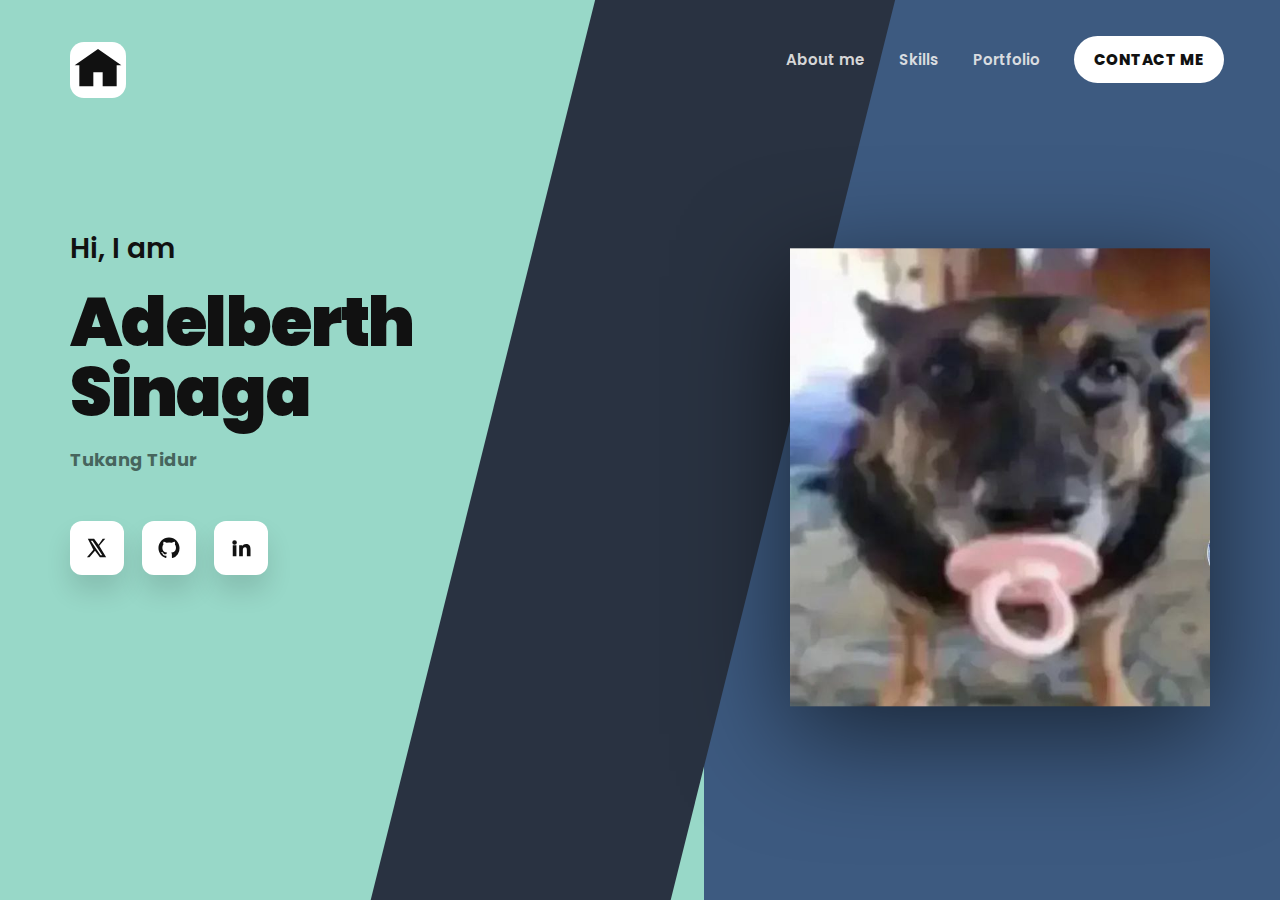
<file: index.html>
<!doctype html>
<html lang="id">
<head>
  <meta charset="utf-8" />
  <meta name="viewport" content="width=device-width, initial-scale=1" />
  <title>Portofolio</title>
  <link rel="preconnect" href="https://fonts.googleapis.com">
  <link rel="preconnect" href="https://fonts.gstatic.com" crossorigin>
  <link href="https://fonts.googleapis.com/css2?family=Poppins:wght@400;500;600;700;800;900&display=swap" rel="stylesheet">
  <link rel="stylesheet" href="stylesheet.css" />
</head>
<body>

  <main class="hero">
    <section class="panel panel-left">
      <a href="index.html" class="logo" aria-label="Home">
        <svg viewBox="0 0 24 24" fill="currentColor">
          <path d="M12 3 2 10h2v9h6v-6h4v6h6v-9h2L12 3Z"/>
        </svg>
      </a>
      <div class="content">
        <p class="intro">Hi, I am</p>
        <h1 class="title">Adelberth Sinaga</h1>
        <p class="subtitle">Tukang Tidur</p>
        <div class="social">

          <a class="social-btn" href="https://x.com/" target="_blank" rel="noopener noreferrer" aria-label="X">
            <svg viewBox="0 0 24 24" fill="currentColor">
              <path d="M18.244 2H21l-6.56 7.5L22 22h-6.828l-5.35-7.01L3.8 22H1l7.04-8.05L2 2h6.828l4.84 6.35L18.244 2Zm-2.396 18h1.89L7.2 4h-2l10.648 16Z"/>
            </svg>
          </a>

          <a class="social-btn" href="https://github.com/Adelberth-Von" target="_blank" rel="noopener noreferrer" aria-label="GitHub">
            <svg viewBox="0 0 24 24" fill="currentColor">
              <path d="M12 .5C5.65.5.5 5.65.5 12c0 5.08 3.29 9.39 7.86 10.91.57.1.78-.25.78-.55v-2c-3.2.7-3.88-1.54-3.88-1.54-.53-1.35-1.3-1.7-1.3-1.7-1.06-.72.08-.7.08-.7 1.18.08 1.8 1.21 1.8 1.21 1.05 1.8 2.75 1.28 3.42.98.1-.76.41-1.28.74-1.57-2.55-.29-5.23-1.27-5.23-5.65 0-1.25.45-2.28 1.2-3.08-.12-.3-.52-1.53.11-3.18 0 0 .98-.31 3.2 1.18a11.14 11.14 0 0 1 5.83 0c2.22-1.5 3.2-1.18 3.2-1.18.63 1.65.23 2.88.11 3.18.75.8 1.2 1.83 1.2 3.08 0 4.39-2.69 5.35-5.26 5.63.42.36.79 1.08.79 2.18v3.23c0 .3.2.66.79.55A10.99 10.99 0 0 0 23.5 12C23.5 5.65 18.35.5 12 .5Z"/>
            </svg>
          </a>

          <a class="social-btn" href="https://www.linkedin.com/in/adelberth-sinaga-407b7b336/" target="_blank" rel="noopener noreferrer" aria-label="LinkedIn">
            <svg viewBox="0 0 24 24" fill="currentColor">
              <path d="M4.98 3.5A2.5 2.5 0 1 0 5 8.5a2.5 2.5 0 0 0-.02-5ZM3 21h4V9H3v12Zm7 0h4v-6.5c0-1.7.3-3.3 2.4-3.3 2 0 2 1.9 2 3.4V21h4v-7.2c0-3.5-.8-6.2-4.9-6.2-2 0-3.3 1.1-3.8 2.1h-.1V9h-3.6v12Z"/>
            </svg>
          </a>
        </div>
      </div>
    </section>
    <section class="panel panel-right">
      <header class="nav">
        <a href="aboutme.html">About me</a>
        <a href="skill.html">Skills</a>
        <a href="portofolio.html">Portfolio</a>
        <a class="cta" href="contactme.html">CONTACT ME</a>
      </header>
      <div class="photo-area">
        <img src="foto3.jpeg" alt="Profile" class="photo" />
      </div>
    </section>
    <div class="divider"></div>
  </main>
</body>
</html>
</file>
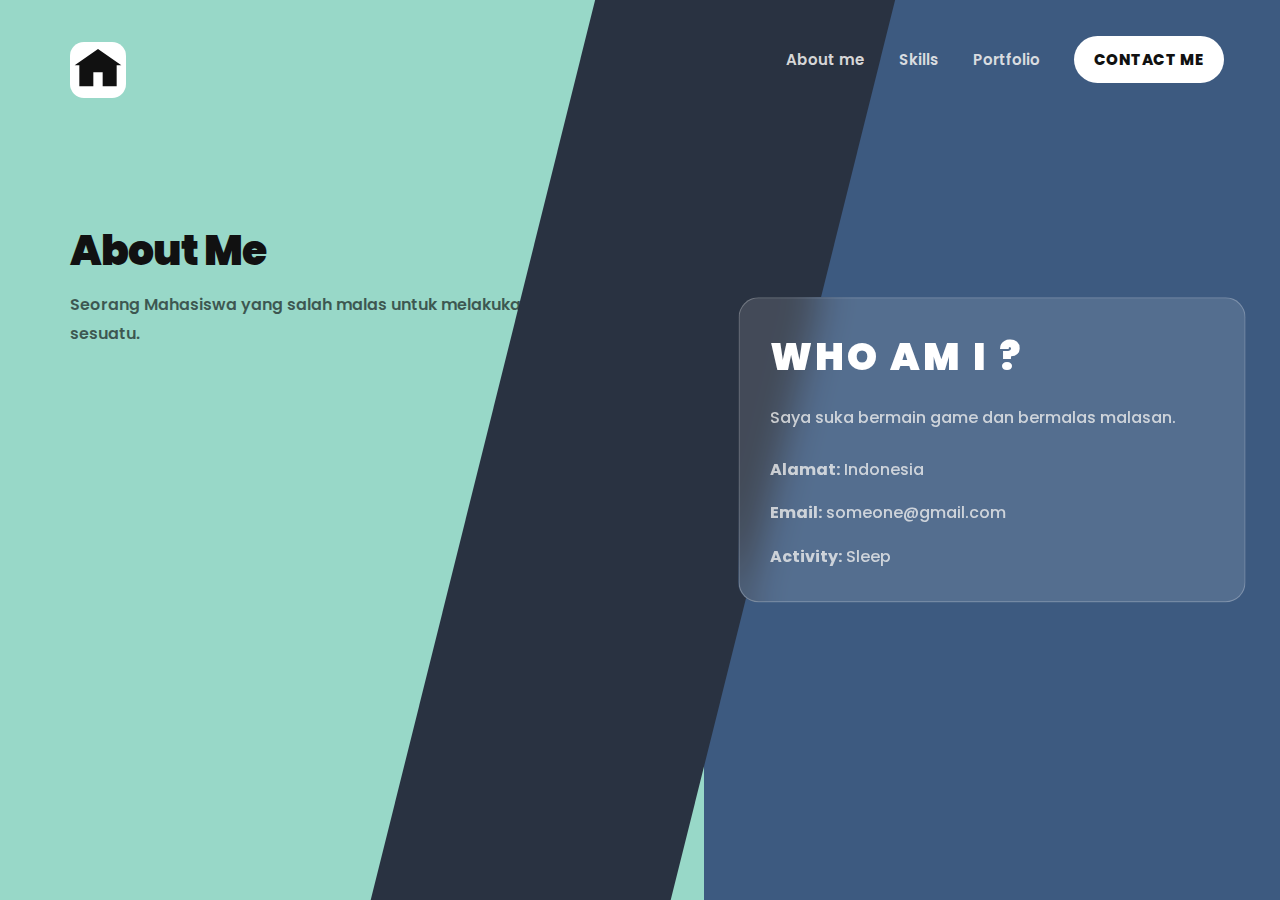
<file: aboutme.html>
<!doctype html>
<html lang="id">
<head>
  <meta charset="utf-8" />
  <meta name="viewport" content="width=device-width, initial-scale=1" />
  <title>About Me - Portfolio</title>
  <link rel="preconnect" href="https://fonts.googleapis.com">
  <link rel="preconnect" href="https://fonts.gstatic.com" crossorigin>
  <link href="https://fonts.googleapis.com/css2?family=Poppins:wght@400;500;600;700;800;900&display=swap" rel="stylesheet">
  <link rel="stylesheet" href="stylesheet.css" />
</head>
<body>
  <main class="hero hero-about">

    <section class="panel panel-left">
      <a href="index.html" class="logo" aria-label="Home">
        <svg viewBox="0 0 24 24" fill="currentColor">
          <path d="M12 3 2 10h2v9h6v-6h4v6h6v-9h2L12 3Z"/>
        </svg>
      </a>
      <div class="content">
        <h1 class="page-title">About Me</h1>
        <p class="page-desc">
         Seorang Mahasiswa yang salah malas untuk melakukan sesuatu.
        </p>
      </div>
    </section>

    <section class="panel panel-right">
      <header class="nav">
        <a class="active" href="aboutme.html">About me</a>
        <a href="skill.html">Skills</a>
        <a href="portofolio.html">Portfolio</a>
        <a class="cta" href="contactme.html">CONTACT ME</a>
      </header>
      <div class="right-content">
        <h2 class="right-title">WHO AM I ?</h2>
        <p class="right-text">
          Saya suka bermain game dan bermalas malasan.
        </p>
        <div style="margin-top:22px; display:grid; gap:14px;">
          <p class="right-text"><b>Alamat:</b> Indonesia</p>
          <p class="right-text"><b>Email:</b> someone@gmail.com</p>
          <p class="right-text"><b>Activity:</b> Sleep</p>
        </div>
      </div>
    </section>
    <div class="divider" aria-hidden="true"></div>
  </main>
</body>
</html>
</file>
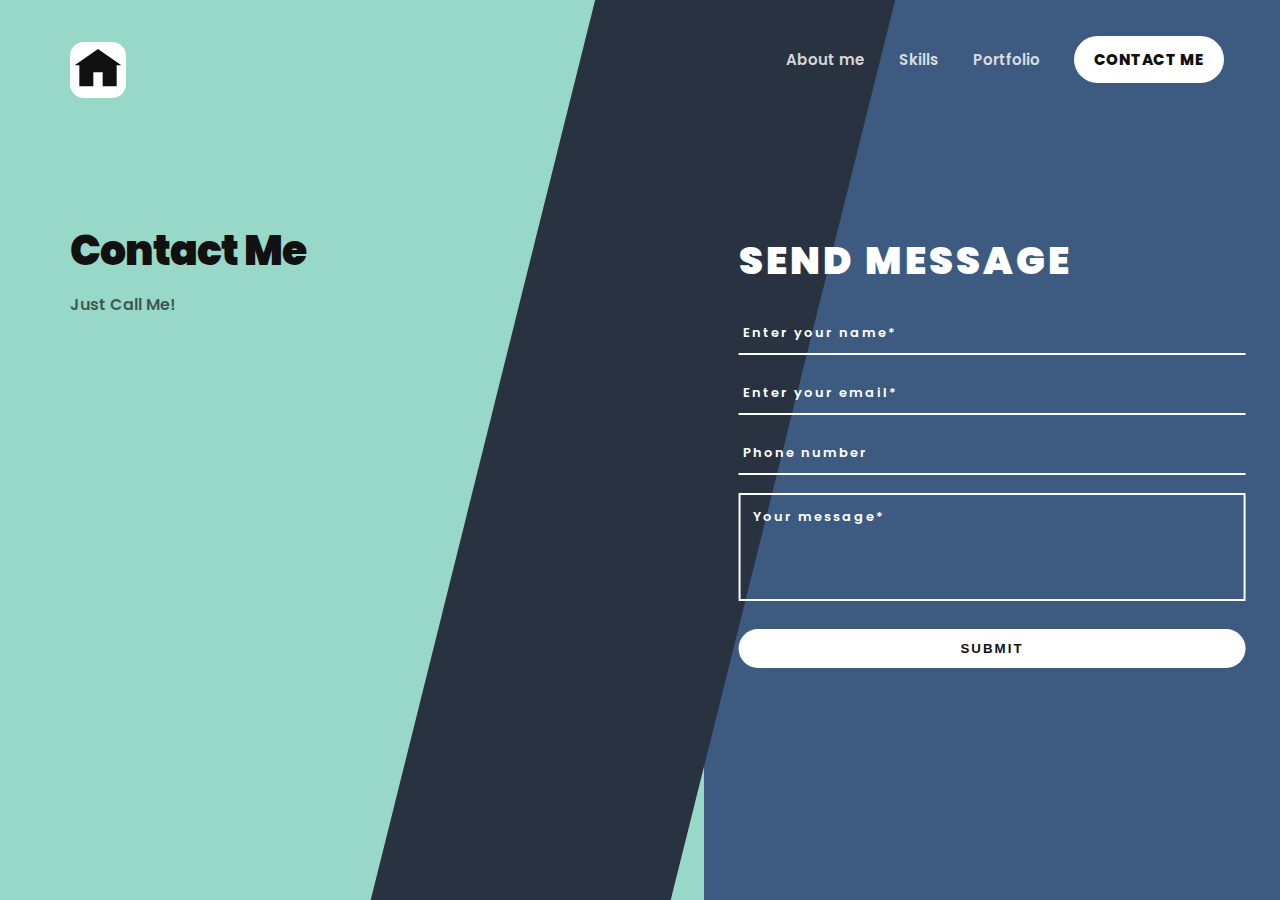
<file: contactme.html>
<!doctype html>
<html lang="id">
<head>
  <meta charset="utf-8" />
  <meta name="viewport" content="width=device-width, initial-scale=1" />
  <title>Contact - Portfolio</title>
  <link rel="preconnect" href="https://fonts.googleapis.com">
  <link rel="preconnect" href="https://fonts.gstatic.com" crossorigin>
  <link href="https://fonts.googleapis.com/css2?family=Poppins:wght@400;500;600;700;800;900&display=swap" rel="stylesheet">
  <link rel="stylesheet" href="stylesheet.css" />
</head>
<body>
  <main class="hero">

    <section class="panel panel-left">
      <a href="index.html" class="logo" aria-label="Home">
        <svg viewBox="0 0 24 24" fill="currentColor">
          <path d="M12 3 2 10h2v9h6v-6h4v6h6v-9h2L12 3Z"/>
        </svg>
      </a>
      <div class="content">
        <h1 class="page-title">Contact Me</h1>
        <p class="page-desc">
          Just Call Me!
        </p>
      </div>
    </section>

    <section class="panel panel-right">
      <header class="nav">
        <a href="aboutme.html">About me</a>
        <a href="skill.html">Skills</a>
        <a href="portofolio.html">Portfolio</a>
        <a class="cta" href="contactme.html">CONTACT ME</a>
      </header>
      <div class="right-content">
        <h2 class="right-title">SEND MESSAGE</h2>
        <form class="contact-form" style="margin-top:24px; display:grid; gap:18px;">
          <input type="text" placeholder="Enter your name*" required
            style="background:transparent;border:none;border-bottom:2px solid rgb(255, 255, 255);padding:10px 4px;color:#ffffff;font-family:inherit;outline:none;">
          <input type="email" placeholder="Enter your email*" required
            style="background:transparent;border:none;border-bottom:2px solid rgb(255, 255, 255);padding:10px 4px;color:#ffffff;font-family:inherit;outline:none;">
          <input type="text" placeholder="Phone number"
            style="background:transparent;border:none;border-bottom:2px solid rgb(255, 255, 255);padding:10px 4px;color:#ffffff;font-family:inherit;outline:none;">
          <textarea rows="4" placeholder="Your message*" required
            style="background:transparent;border:2px solid rgb(255, 255, 255);padding:12px;color:#ffffff;font-family:inherit;outline:none;resize:none;"></textarea>
          <button type="submit"
            style="margin-top:10px;background:#fff;color:#111;border:none;padding:12px 20px;border-radius:999px;font-weight:800;letter-spacing:2px;cursor:pointer;">
            SUBMIT
          </button>
        </form>
      </div>
    </section>
    <div class="divider" aria-hidden="true"></div>
  </main>
</body>
</html>
</file>
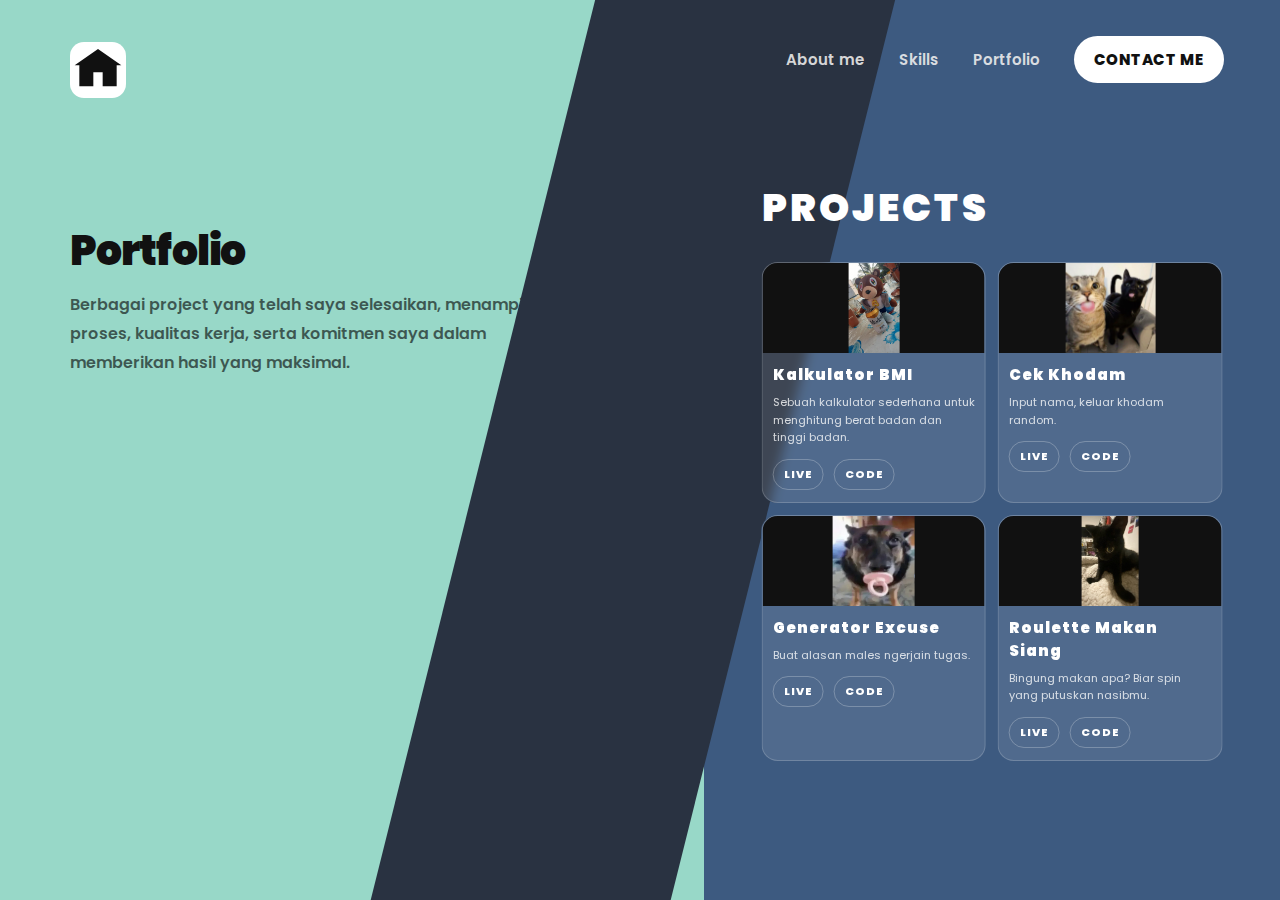
<file: portofolio.html>
<!doctype html>
<html lang="id">
<head>
  <meta charset="utf-8" />
  <meta name="viewport" content="width=device-width, initial-scale=1" />
  <title>Portfolio</title>
  <link rel="preconnect" href="https://fonts.googleapis.com">
  <link rel="preconnect" href="https://fonts.gstatic.com" crossorigin>
  <link href="https://fonts.googleapis.com/css2?family=Poppins:wght@400;500;600;700;800;900&display=swap" rel="stylesheet">
  <link rel="stylesheet" href="stylesheet.css" />
</head>
<body>
  <main class="hero hero-page">

    <section class="panel panel-left">
      <a href="index.html" class="logo" aria-label="Home">
        <svg viewBox="0 0 24 24" fill="currentColor">
          <path d="M12 3 2 10h2v9h6v-6h4v6h6v-9h2L12 3Z"/>
        </svg>
      </a>
      <div class="content">
        <h1 class="page-title">Portfolio</h1>
        <p class="page-desc">
         Berbagai project yang telah saya selesaikan, menampilkan proses, 
         kualitas kerja, serta komitmen saya dalam memberikan hasil yang maksimal.
        </p>
      </div>
    </section>

    <section class="panel panel-right">
      <header class="nav">
        <a href="aboutme.html">About me</a>
        <a href="skill.html">Skills</a>
        <a class="active" href="portofolio.html">Portfolio</a>
        <a class="cta" href="contactme.html">CONTACT ME</a>
      </header>
      <div class="right-content">
        <h2 class="right-title">PROJECTS</h2>
        <div class="portfolio-wrap">

            <article class="project">
            <div class="project-thumb">
              <img src="foto1.jpeg" alt="Gambar 1">
            </div>
            <div class="project-body">
              <h3 class="project-title">Kalkulator BMI</h3>
              <p class="project-desc">Sebuah kalkulator sederhana untuk menghitung berat badan dan tinggi badan.</p>
              <div class="project-links"> 
                <a href="https://www.youtube.com/watch?v=dQw4w9WgXcQ&list=RDdQw4w9WgXcQ&start_radio=1">LIVE</a>
                <a href="https://www.youtube.com/watch?v=dQw4w9WgXcQ&list=RDdQw4w9WgXcQ&start_radio=1">CODE</a>
              </div>
            </div>
          </article>

          <article class="project">
            <div class="project-thumb">
              <img src="foto2.jpeg" alt="Cek khodam">
            </div>
            <div class="project-body">
              <h3 class="project-title">Cek Khodam</h3>
              <p class="project-desc">Input nama, keluar khodam random.</p>
              <div class="project-links">
                <a href="https://www.youtube.com/watch?v=kAgRYLkMzaQ&list=RDkAgRYLkMzaQ&start_radio=1">LIVE</a>
                <a href="https://www.youtube.com/watch?v=kAgRYLkMzaQ&list=RDkAgRYLkMzaQ&start_radio=1">CODE</a>
              </div>
            </div>
          </article>

          <article class="project">
            <div class="project-thumb">
              <img src="foto3.jpeg" alt="Generator Excuse">
            </div>
            <div class="project-body">
              <h3 class="project-title">Generator Excuse</h3>
              <p class="project-desc">Buat alasan males ngerjain tugas.</p>
              <div class="project-links">
                <a href="https://www.youtube.com/watch?v=pDnxDQZ3ZYM    ">LIVE</a>
                <a href="https://www.youtube.com/watch?v=pDnxDQZ3ZYM">CODE</a>
              </div>
            </div>
          </article>

          <article class="project">
            <div class="project-thumb">
              <img src="foto6.jpeg" alt="Roulette Makan Siang">
            </div>
            <div class="project-body">
              <h3 class="project-title">Roulette Makan Siang</h3>
              <p class="project-desc">Bingung makan apa? Biar spin yang putuskan nasibmu.</p>
              <div class="project-links">
                <a href="https://www.youtube.com/watch?v=LIBO4MJ82Ws">LIVE</a>
                <a href="https://www.youtube.com/watch?v=LIBO4MJ82Ws">CODE</a>
              </div>
            </div>
          </article>
        </div>
      </div>
    </section>
    <div class="divider" aria-hidden="true"></div>
  </main>
</body>
</html>
</file>
<file: stylesheet.css>
:root{
  --left: #98d8c8;
  --right: #3d5a80;
  --divider: #293241;

  --text: #111;
  --muted: rgba(0,0,0,.45);

  --white: #fff;
  --social-bg: #ffffff;
}

*{ box-sizing: border-box; margin: 0; padding: 0; }

html, body{ height: 100%; }

body{
  font-family: "Poppins", system-ui, -apple-system, Segoe UI, Roboto, Arial, sans-serif;
  overflow-x: hidden;      
  background: #000;       
}


.hero{
  min-height: 100vh;         
  width: 100%;
  display: grid;
  grid-template-columns: 55% 45%;
  position: relative;
  overflow: hidden;        
}

.panel{
  position: relative;     
}

.panel-left{
  background: var(--left);
  padding: 42px 70px;
}

.panel-right{
  background: var(--right);
}

.divider{
  position: absolute;
  top: -20vh;                
  bottom: -20vh;
  left: 50%;
  width: 300px;
  background: var(--divider);
  transform: skewX(-14deg);
  transform-origin: top;
  z-index: 3;
}

.logo{
  width: 56px;
  height: 56px;
  border-radius: 14px;
  display: grid;
  place-items: center;
  font-weight: 900;
  letter-spacing: .5px;
  color: var(--text);
  background: var(--social-bg);
}

.content{
  margin-top: 130px;
  max-width: 520px;
}

.intro{
  margin-bottom: 18px;
  font-size: 28px;
  font-weight: 600;
  color: var(--text);
}

.title{
  font-size: clamp(48px, 5.3vw, 86px);
  line-height: 1.03;
  font-weight: 900;
  letter-spacing: -1.2px;
  color: var(--text);
}

.subtitle{
  margin-top: 18px;
  font-size: 18px;
  font-weight: 700;
  color: rgba(0,0,0,.55);
}

.social{
  margin-top: 48px;
  display: flex;
  gap: 18px;
}

.social-btn{
  width: 54px;
  height: 54px;
  border-radius: 12px;
  background: var(--social-bg);
  display: grid;
  place-items: center;
  text-decoration: none;
  color: #111;
  font-weight: 800;
  box-shadow: 0 16px 26px rgba(0,0,0,.12);
  transition: transform .15s ease, filter .15s ease;
}

.social-btn svg{
  width: 22px;
  height: 22px;
}

.social-btn:hover{
  transform: translateY(-2px);
  filter: brightness(1.04);
}

.nav{
  position: absolute;
  top: 36px;
  right: 56px;
  display: flex;
  align-items: center;
  gap: 34px;
  z-index: 6;
}

.nav a{
  color: rgba(247, 245, 243, .85);
  text-decoration: none;
  font-weight: 600;
  font-size: 15px;
}

.nav a:hover{ color: #98d8c8}

.cta{
  padding: 12px 20px;
  border-radius: 999px;
  background: var(--white);
  color: #111 !important;
  font-weight: 800 !important;
  letter-spacing: .3px;
}

.photo-area{
  position: absolute;
  right: 70px;
  top: 50%;
  transform: translateY(-44%);
  z-index: 5;
}

.photo{
  width: min(420px, 36vw);
  height: auto;
  display: block;
  filter: drop-shadow(0 28px 55px rgba(0,0,0,.6));
}

.about-section{
  background: #111;
  color: #fff;
  padding: 120px 8%;
}

.about-container{
  max-width: 950px;
}

.about-title{
  font-size: 38px;
  font-weight: 800;
  letter-spacing: 4px;
  margin-bottom: 30px;
}

.about-text{
  line-height: 1.85;
  color: rgba(255,255,255,.7);
  margin-bottom: 50px;
  max-width: 1050px;
}

.read-more{
  display: inline-block;
  color: #fff;
  text-decoration: none;
  font-weight: 600;
  letter-spacing: 2px;
  position: relative;
  padding: 0 26px;
}

.read-more::before,
.read-more::after{
  content: "";
  position: absolute;
  top: 50%;
  width: 2px;
  height: 26px;
  background: #fff;
  transform: translateY(-50%);
}

.read-more::before{ left: 0; }
.read-more::after{ right: 0; }

@media (max-width: 980px){
  .hero{
    grid-template-columns: 1fr;
  }

  .divider{ display: none; }

  .panel-left{
    padding: 28px 18px 40px;
  }

  .content{
    margin-top: 70px;
  }

  .panel-right{
    min-height: 50px;
    position: relative;
  }

  .nav{
    position: sticky;
    top: 0;
    right: auto;
    justify-content: flex-end;
    padding: 16px 18px;
    background: rgba(0,0,0,.6);
    gap: 18px;
  }

  .photo-area{
    position: static;
    transform: none;
    padding: 28px 18px 48px;
    display: grid;
    place-items: center;
  }

  .photo{
    width: min(420px, 88vw);
  }
}


.page-title{
  margin: 0 0 18px;
  font-size: clamp(34px, 3.2vw, 54px);
  line-height: 1.1;
  font-weight: 900;
  letter-spacing: -1px;
  color: var(--text);
}

.page-desc{
  margin: 0;
  max-width: 560px;
  line-height: 1.8;
  font-weight: 600;
  color: rgba(0,0,0,.6);
}

.btn-outline{
  display: inline-block;
  margin-top: 26px;
  padding: 12px 18px;
  border-radius: 999px;
  border: 2px solid rgba(0,0,0,.18);
  color: #111;
  text-decoration: none;
  font-weight: 800;
  letter-spacing: .5px;
  background: rgba(255,255,255,.55);
}

.right-content{
  position: absolute;
  left: 50%;
  top: 52%;
  transform: translate(-50%, -50%);
  width: min(760px, 88%);
  z-index: 5;
  color: #fff;
}

.right-title{
  margin: 0 0 18px;
  font-size: clamp(26px, 3vw, 44px);
  font-weight: 900;
  letter-spacing: 3px;
}

.right-text{
  margin: 0;
  color:rgba(247, 245, 243, .75);
  line-height: 1.85;
  font-weight: 500;
  max-width: 720px;
}

.skills-wrap{
  margin-top: 26px;
  display: grid;
  grid-template-columns: repeat(4, minmax(0, 1fr));
  gap: 16px;
}

.skill-card{
  background: rgba(255,255,255,.12);
  border: 1px solid rgba(255,255,255,.18);
  border-radius: 14px;
  padding: 14px 12px;
  text-align: center;
  backdrop-filter: blur(6px);
}

.skill-icon{
  width: 56px;
  height: 56px;
  border-radius: 16px;
  margin: 0 auto 10px;
  display: grid;
  place-items: center;
  background: rgba(255,255,255,.9);
  color: #111;
  font-weight: 900;
}

.skill-name{
  font-weight: 800;
  letter-spacing: 2px;
  font-size: 12px;
}

.portfolio-wrap{
  margin-top: 26px;
  display: grid;
  grid-template-columns: repeat(2, minmax(0, 1fr));
  gap: 16px;
}

.project{
  border-radius: 16px;
  overflow: hidden;
  border: 1px solid rgba(255,255,255,.18);
  background: rgba(255,255,255,.10);
  backdrop-filter: blur(6px);
}

.project-thumb img{
  width: 100%;
  height: 100%;
  object-fit: contain; 
  display: block;
  background: #111;    
}

.project-body{
  padding: 14px 14px 16px;
}

.project-title{
  margin: 0 0 8px;
  font-weight: 900;
  letter-spacing: 1px;
}

.project-desc{
  margin: 0 0 12px;
  color: rgba(255,255,255,.78);
  line-height: 1.7;
  font-size: 13px;
}

.project-links{
  display: flex;
  gap: 10px;
}

.project-links a{
  text-decoration: none;
  font-weight: 800;
  letter-spacing: 1px;
  font-size: 12px;
  padding: 8px 12px;
  border-radius: 999px;
  border: 1px solid rgba(255,255,255,.25);
  color: #fff;
}

@media (max-width: 980px){
  .panel-right{ min-height: 520px; }
  .right-content{ position: static; transform: none; width: 100%; padding: 24px 18px 48px; }
  .skills-wrap{ grid-template-columns: repeat(2, minmax(0, 1fr)); }
  .portfolio-wrap{ grid-template-columns: 1fr; }
}

.hero-page .right-content{
  top: 58%;        
}

.hero-page .right-title{
  margin-top: 40px;
}

.hero-page .right-content{
  width: min(600px, 80%);
}

.hero-page .portfolio-wrap{
  gap: 12px;
}

.hero-page .project-thumb{
  height: 90px;
}

.hero-page .project-body{
  padding: 10px 10px 12px;
}

.hero-page .project-title{
  font-size: 15px;
}

.hero-page .project-desc{
  font-size: 11px;
  line-height: 1.6;
}

.hero-page .project-links a{
  font-size: 11px;
  padding: 6px 10px;
}

.hero-page .right-content{
  top: 50%;
}



.contact-page{
  min-height: 100vh;
  display: flex;
  align-items: center;
  justify-content: center;
  background: linear-gradient(135deg, var(--left), var(--right));
  padding: 60px 20px;
}

.contact-container{
  width: min(600px, 90%);
  text-align: center;
  color: var(--white);
}

.contact-title{
  display: inline-block;
  padding: 14px 40px;
  border: 3px solid var(--white);
  font-weight: 900;
  letter-spacing: 6px;
  margin-bottom: 30px;
}

.contact-subtitle{
  font-size: 14px;
  opacity: .85;
  margin-bottom: 40px;
}

.contact-form{
  display: flex;
  flex-direction: column;
  gap: 30px;
}

.form-group{
  position: relative;
}

.contact-form input,
.contact-form textarea{
  width: 100%;
  background: transparent;
  border: none;
  border-bottom: 3px solid var(--white);
  padding: 12px 4px;
  font-family: inherit;
  font-size: 13px;
  letter-spacing: 2px;
  color: var(--white);
  outline: none;
}

.contact-form textarea{
  resize: none;
  border: 3px solid var(--white);
  border-top: none;
  padding-top: 16px;
}

.contact-form input::placeholder,
.contact-form textarea::placeholder{
  color: rgb(255, 255, 255);
  font-weight: 600;
}

.contact-btn{
  margin-top: 20px;
  align-self: center;
  background: transparent;
  border: none;
  color: var(--white);
  font-weight: 800;
  letter-spacing: 4px;
  cursor: pointer;
  position: relative;
  padding: 10px 40px;
}

.contact-btn::before,
.contact-btn::after{
  content: "";
  position: absolute;
  top: 50%;
  width: 2px;
  height: 24px;
  background: var(--white);
  transform: translateY(-50%);
}

.contact-btn::before{ left: 0; }
.contact-btn::after{ right: 0; }

.contact-btn:hover{
  opacity: .8;
}

.contact-form input,
.contact-form textarea{
  color: #fff;
}

.contact-form input::placeholder,
.contact-form textarea::placeholder{
  color: #fff;
  opacity: 1; 
}

.skill-icon img{
  width: 34px;
  height: 34px;
}

.hero:not(.hero-page) .right-content{
  top: 50%;
}



.hero-about .right-content{
  top: 50%;
  transform: translate(-50%, -50%);
  padding: 30px;
  border-radius: 20px;

  background: rgba(255,255,255,.12);
  backdrop-filter: blur(18px);
  -webkit-backdrop-filter: blur(18px);

  border: 1px solid rgba(255,255,255,.25);
}
</file>
